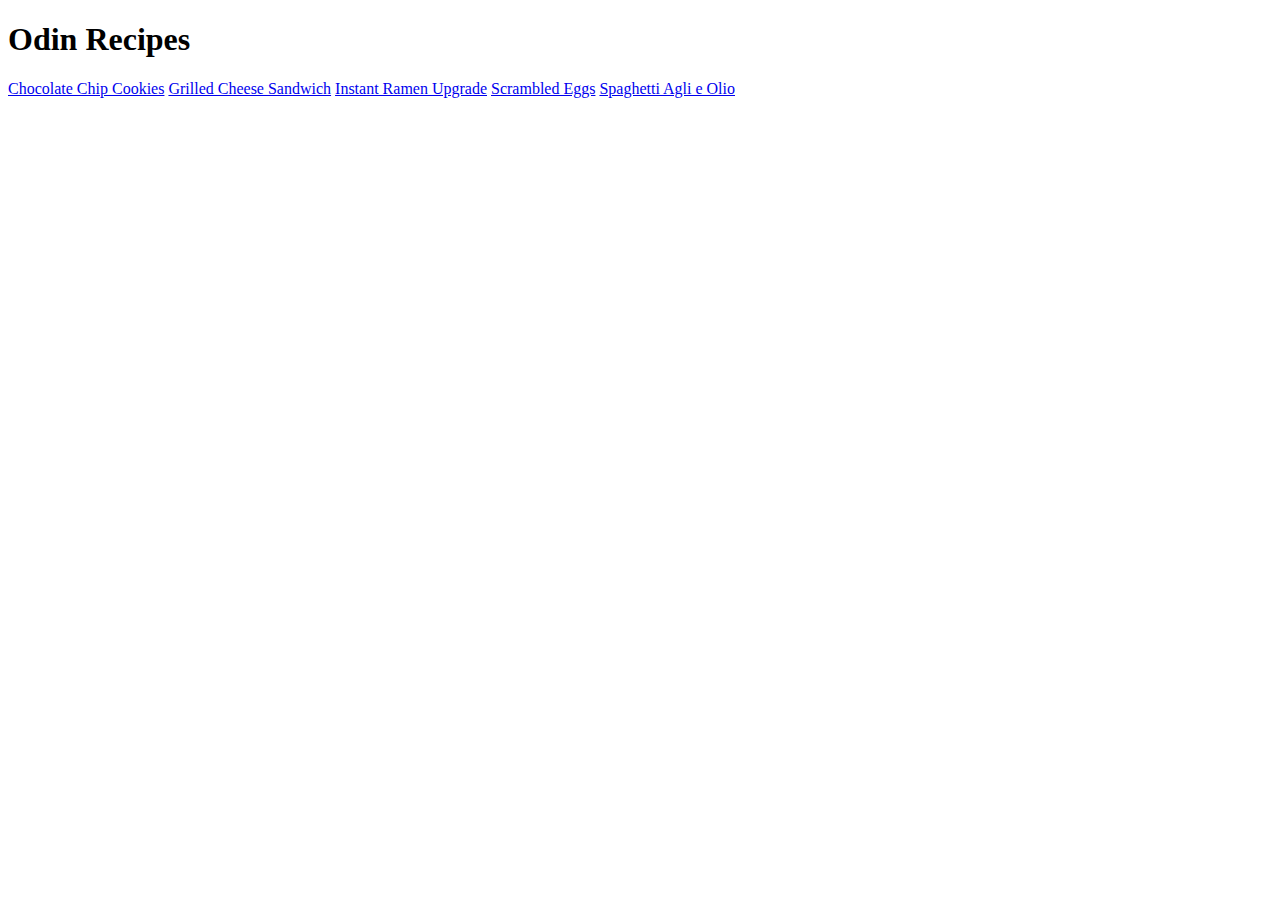
<file: index.html>
<!DOCTYPE html>
<html lang="en">
<head>
    <meta charset="UTF-8">
    <meta name="viewport" content="width=device-width, initial-scale=1.0">
    <title>Document</title>
</head>
<body>
    <h1>Odin Recipes</h1>
    <a href="recipes/chocolate-chip-cookies.html">Chocolate Chip Cookies</a>
    <a href="recipes/grilled-cheese-sandwich.html">Grilled Cheese Sandwich</a>
    <a href="recipes/instant-ramen-upgrade.html">Instant Ramen Upgrade</a>
    <a href="recipes/scrambled-eggs.html">Scrambled Eggs</a>
    <a href="recipes/spaghetti-aglio-e-olio.html">Spaghetti Agli e Olio</a>
</body>
</html>
</file>
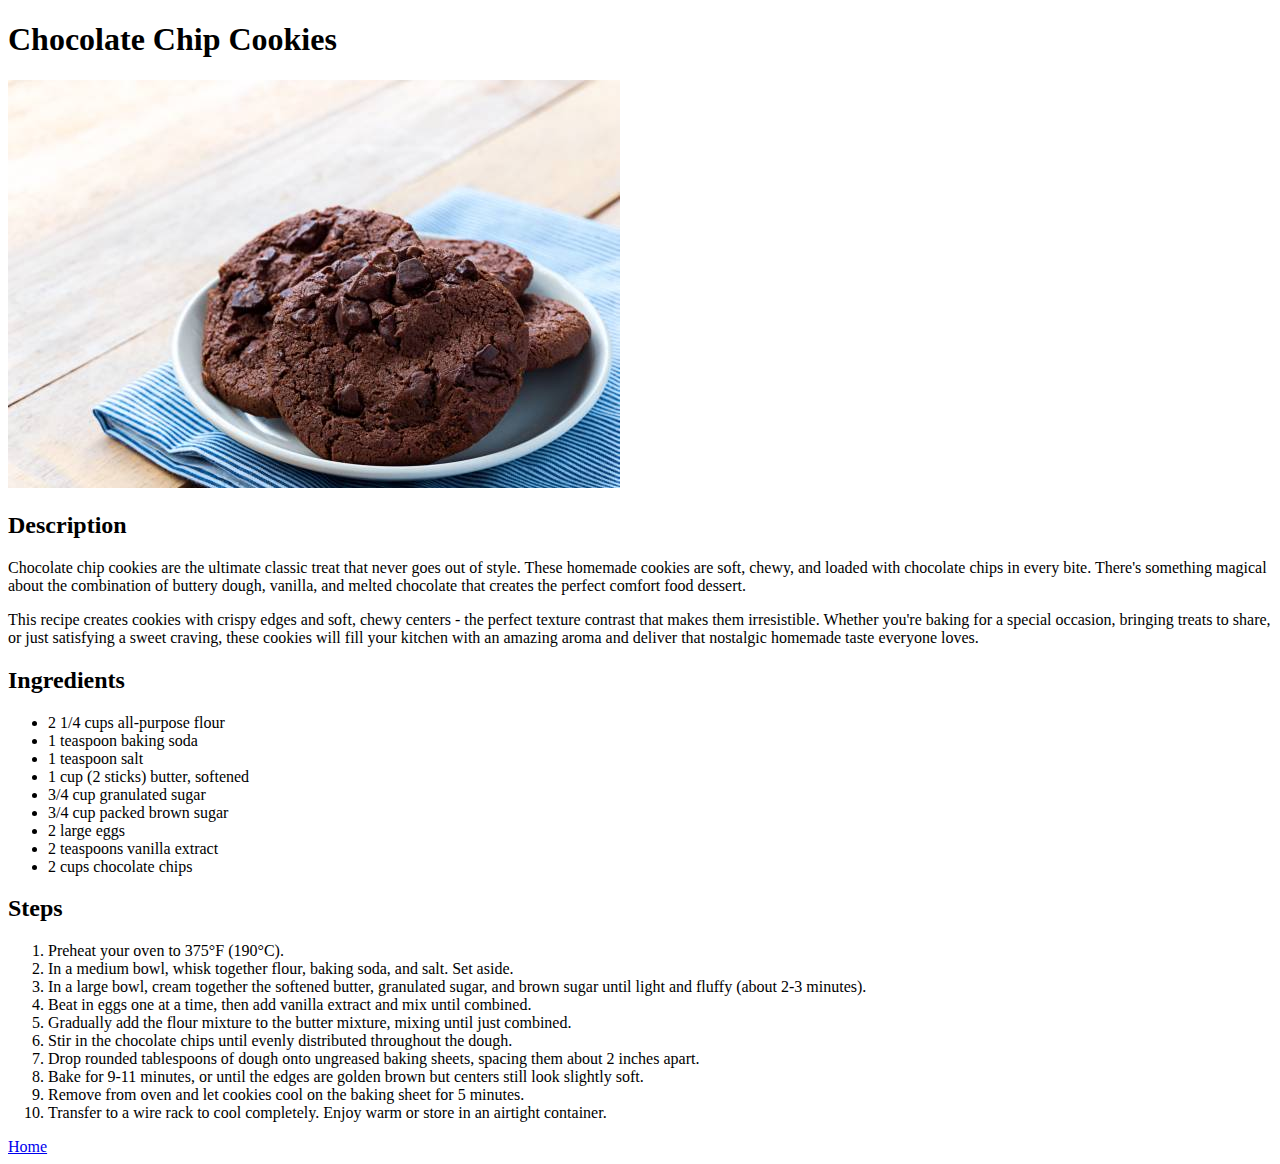
<file: recipes/chocolate-chip-cookies.html>
<!DOCTYPE html>
<html lang="en">
<head>
    <meta charset="UTF-8">
    <meta name="viewport" content="width=device-width, initial-scale=1.0">
    <title>Document</title>
</head>
<body>
    <h1>Chocolate Chip Cookies</h1>
    <img src="../images/chocolate-chip-cookies.jpg" alt="Chocolate Chip Cookies">
    
    <h2>Description</h2>
    <p>Chocolate chip cookies are the ultimate classic treat that never goes out of style. These homemade cookies are soft, chewy, and loaded with chocolate chips in every bite. There's something magical about the combination of buttery dough, vanilla, and melted chocolate that creates the perfect comfort food dessert.</p>
    <p>This recipe creates cookies with crispy edges and soft, chewy centers - the perfect texture contrast that makes them irresistible. Whether you're baking for a special occasion, bringing treats to share, or just satisfying a sweet craving, these cookies will fill your kitchen with an amazing aroma and deliver that nostalgic homemade taste everyone loves.</p>
    
    <h2>Ingredients</h2>
    <ul>
        <li>2 1/4 cups all-purpose flour</li>
        <li>1 teaspoon baking soda</li>
        <li>1 teaspoon salt</li>
        <li>1 cup (2 sticks) butter, softened</li>
        <li>3/4 cup granulated sugar</li>
        <li>3/4 cup packed brown sugar</li>
        <li>2 large eggs</li>
        <li>2 teaspoons vanilla extract</li>
        <li>2 cups chocolate chips</li>
    </ul>
    
    <h2>Steps</h2>
    <ol>
        <li>Preheat your oven to 375°F (190°C).</li>
        <li>In a medium bowl, whisk together flour, baking soda, and salt. Set aside.</li>
        <li>In a large bowl, cream together the softened butter, granulated sugar, and brown sugar until light and fluffy (about 2-3 minutes).</li>
        <li>Beat in eggs one at a time, then add vanilla extract and mix until combined.</li>
        <li>Gradually add the flour mixture to the butter mixture, mixing until just combined.</li>
        <li>Stir in the chocolate chips until evenly distributed throughout the dough.</li>
        <li>Drop rounded tablespoons of dough onto ungreased baking sheets, spacing them about 2 inches apart.</li>
        <li>Bake for 9-11 minutes, or until the edges are golden brown but centers still look slightly soft.</li>
        <li>Remove from oven and let cookies cool on the baking sheet for 5 minutes.</li>
        <li>Transfer to a wire rack to cool completely. Enjoy warm or store in an airtight container.</li>
    </ol>
    
    <a href="../index.html">Home</a>
</body>
</html>
</file>
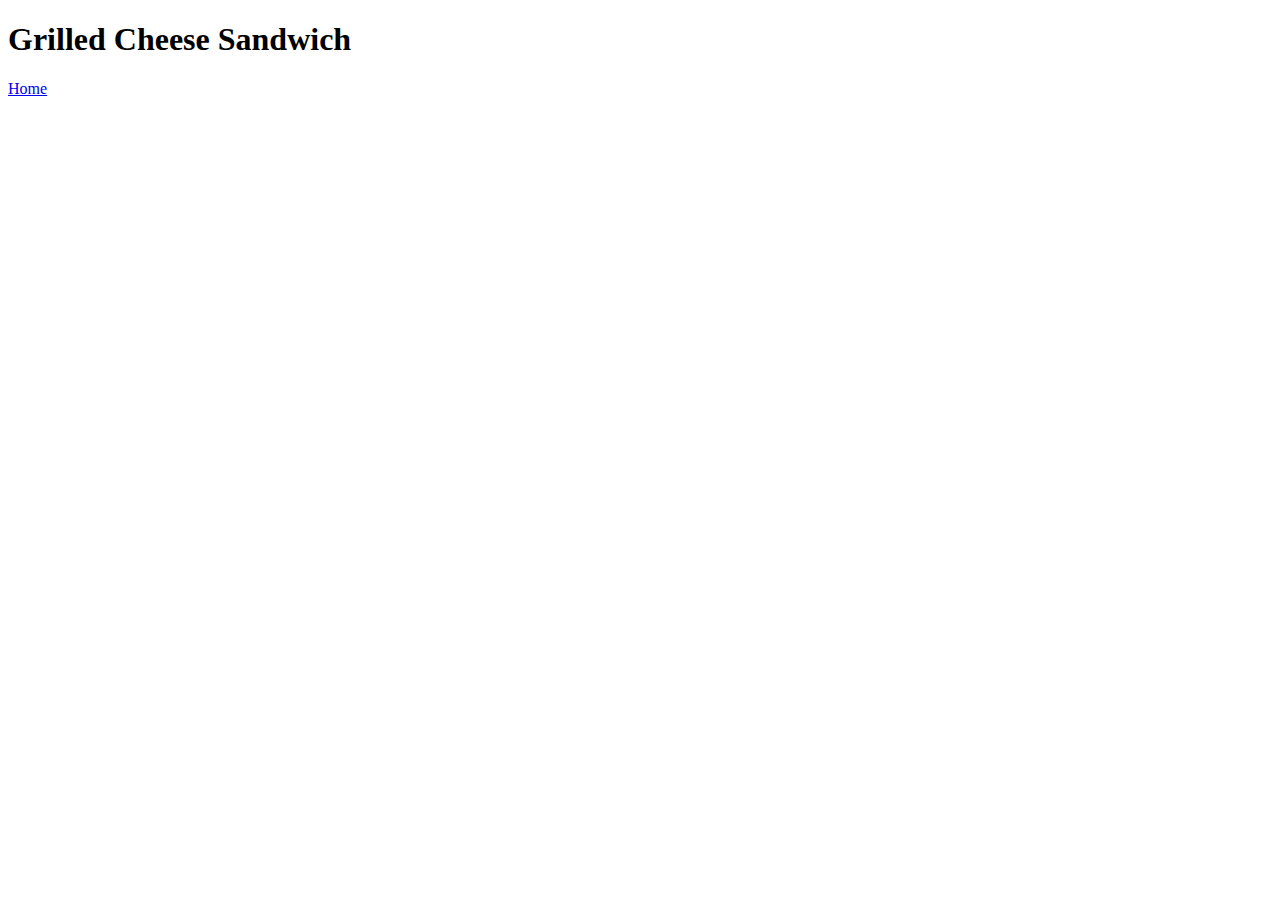
<file: recipes/grilled-cheese-sandwich.html>
<!DOCTYPE html>
<html lang="en">
<head>
    <meta charset="UTF-8">
    <meta name="viewport" content="width=device-width, initial-scale=1.0">
    <title>Document</title>
</head>
<body>
    <h1>Grilled Cheese Sandwich</h1>
    <a href="../index.html">Home</a>

</body>
</html>
</file>
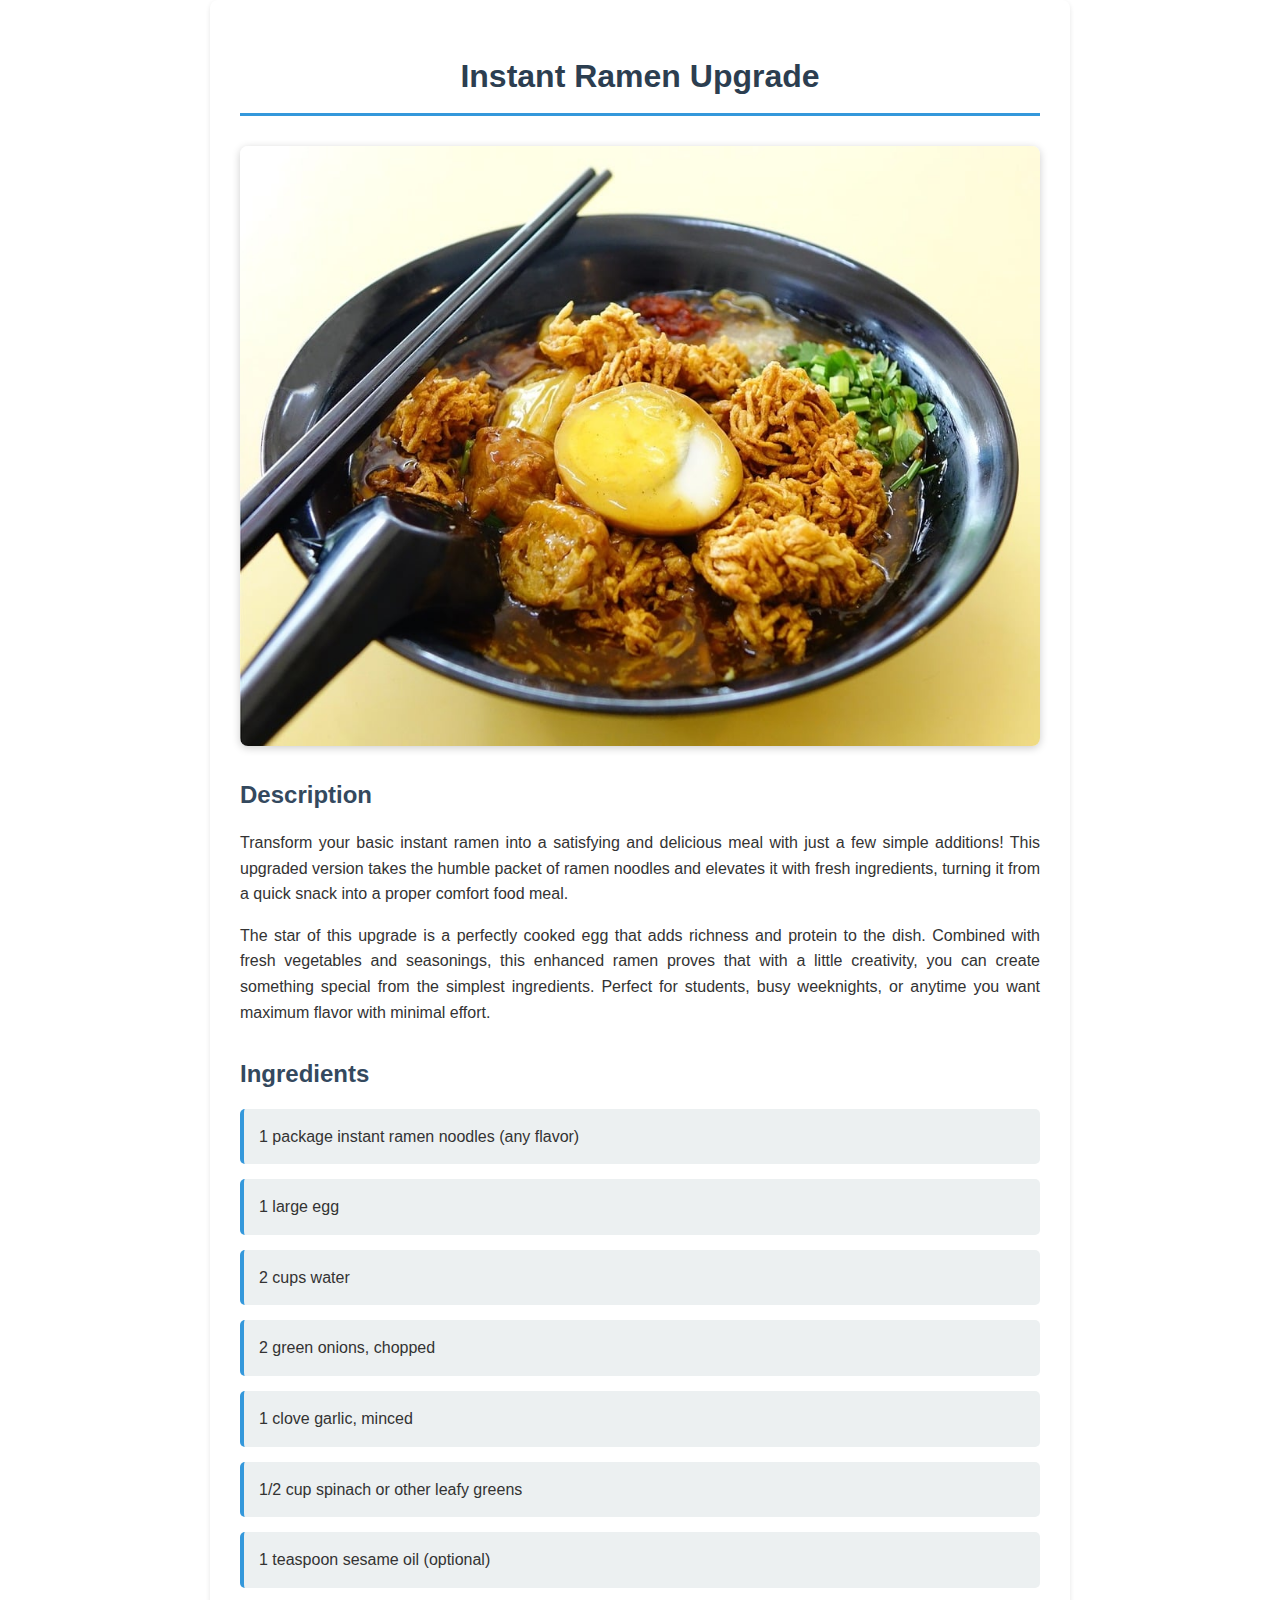
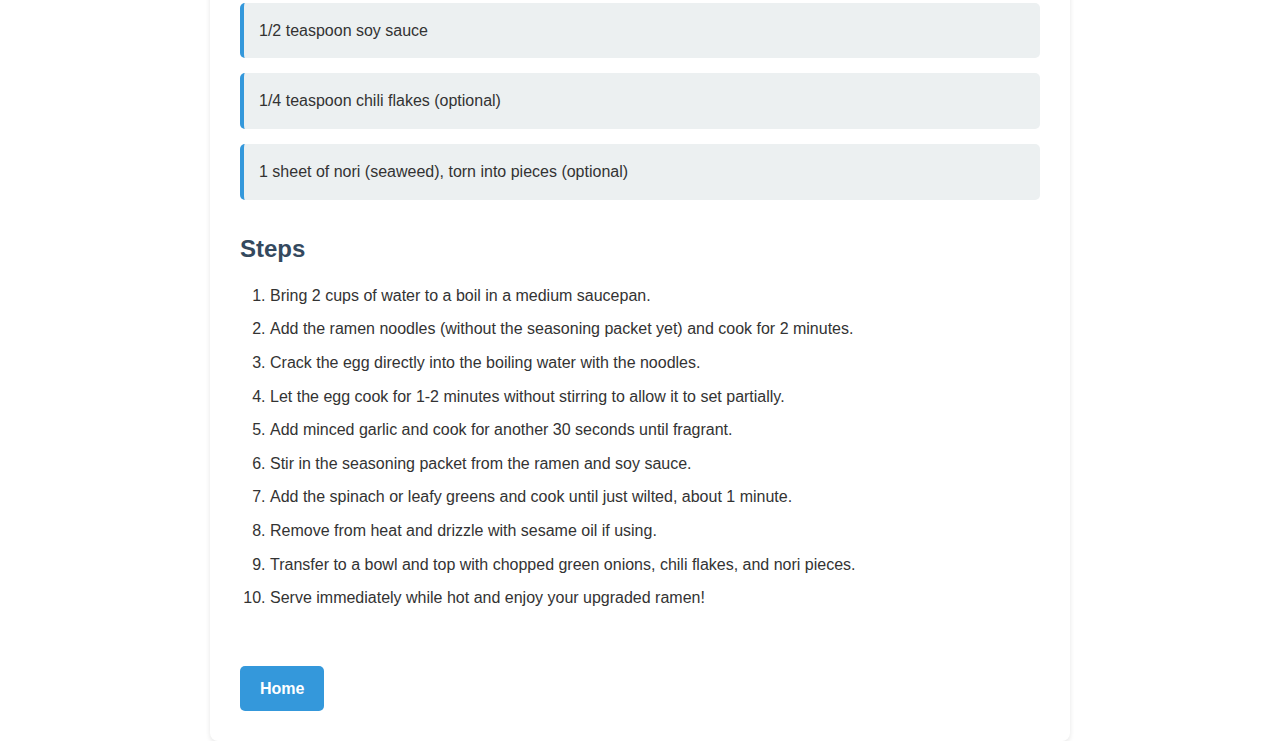
<file: recipes/instant-ramen-upgrade.html>
<!DOCTYPE html>
<html lang="en">
<head>
    <meta charset="UTF-8">
    <meta name="viewport" content="width=device-width, initial-scale=1.0">
    <title>Instant Ramen Upgrade - Odin Recipes</title>
    <link rel="stylesheet" href="../styles.css">
</head>
<body>
    <h1>Instant Ramen Upgrade</h1>
    <img src="../images/instant-ramen-upgrade.jpg" alt="Instant Ramen Upgrade">
    
    <h2>Description</h2>
    <p>Transform your basic instant ramen into a satisfying and delicious meal with just a few simple additions! This upgraded version takes the humble packet of ramen noodles and elevates it with fresh ingredients, turning it from a quick snack into a proper comfort food meal.</p>
    <p>The star of this upgrade is a perfectly cooked egg that adds richness and protein to the dish. Combined with fresh vegetables and seasonings, this enhanced ramen proves that with a little creativity, you can create something special from the simplest ingredients. Perfect for students, busy weeknights, or anytime you want maximum flavor with minimal effort.</p>
    
    <h2>Ingredients</h2>
    <ul>
        <li>1 package instant ramen noodles (any flavor)</li>
        <li>1 large egg</li>
        <li>2 cups water</li>
        <li>2 green onions, chopped</li>
        <li>1 clove garlic, minced</li>
        <li>1/2 cup spinach or other leafy greens</li>
        <li>1 teaspoon sesame oil (optional)</li>
        <li>1/2 teaspoon soy sauce</li>
        <li>1/4 teaspoon chili flakes (optional)</li>
        <li>1 sheet of nori (seaweed), torn into pieces (optional)</li>
    </ul>
    
    <h2>Steps</h2>
    <ol>
        <li>Bring 2 cups of water to a boil in a medium saucepan.</li>
        <li>Add the ramen noodles (without the seasoning packet yet) and cook for 2 minutes.</li>
        <li>Crack the egg directly into the boiling water with the noodles.</li>
        <li>Let the egg cook for 1-2 minutes without stirring to allow it to set partially.</li>
        <li>Add minced garlic and cook for another 30 seconds until fragrant.</li>
        <li>Stir in the seasoning packet from the ramen and soy sauce.</li>
        <li>Add the spinach or leafy greens and cook until just wilted, about 1 minute.</li>
        <li>Remove from heat and drizzle with sesame oil if using.</li>
        <li>Transfer to a bowl and top with chopped green onions, chili flakes, and nori pieces.</li>
        <li>Serve immediately while hot and enjoy your upgraded ramen!</li>
    </ol>
    
    <a href="../index.html">Home</a>

</body>
</html>
</file>
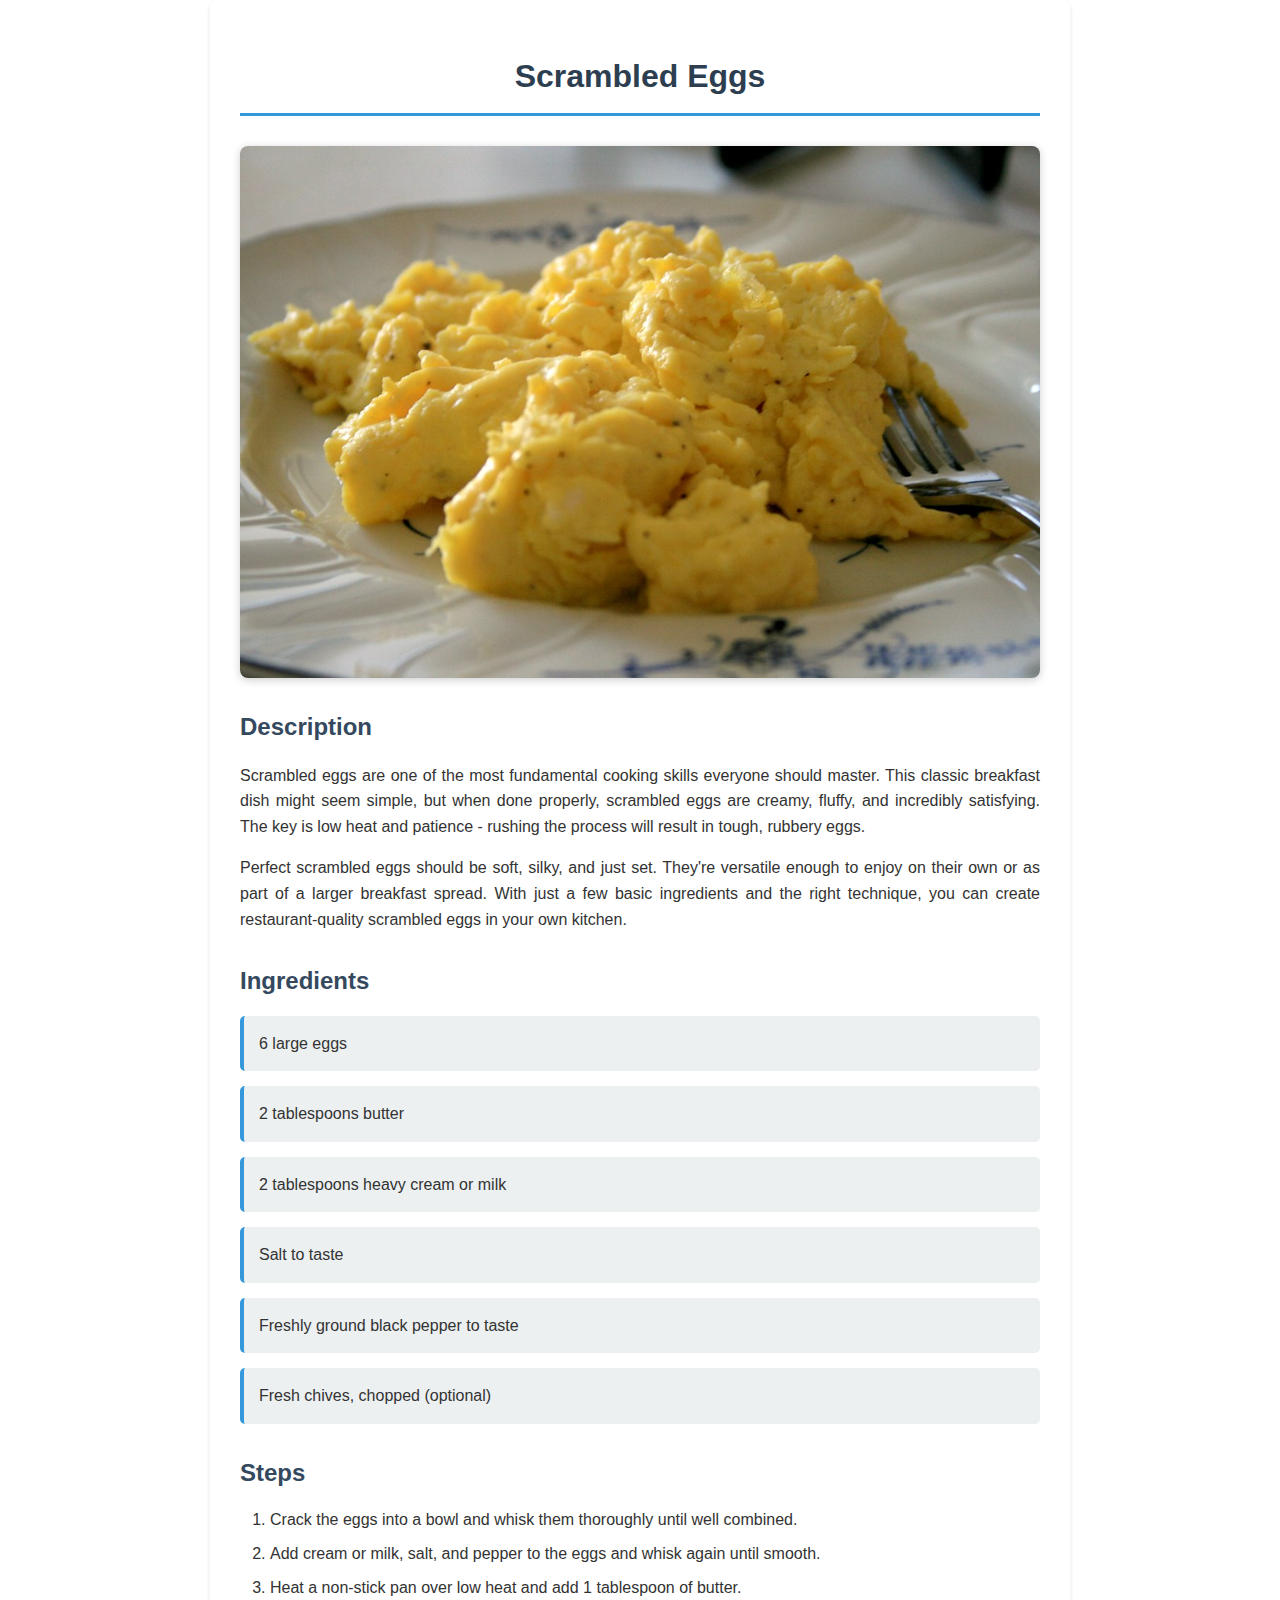
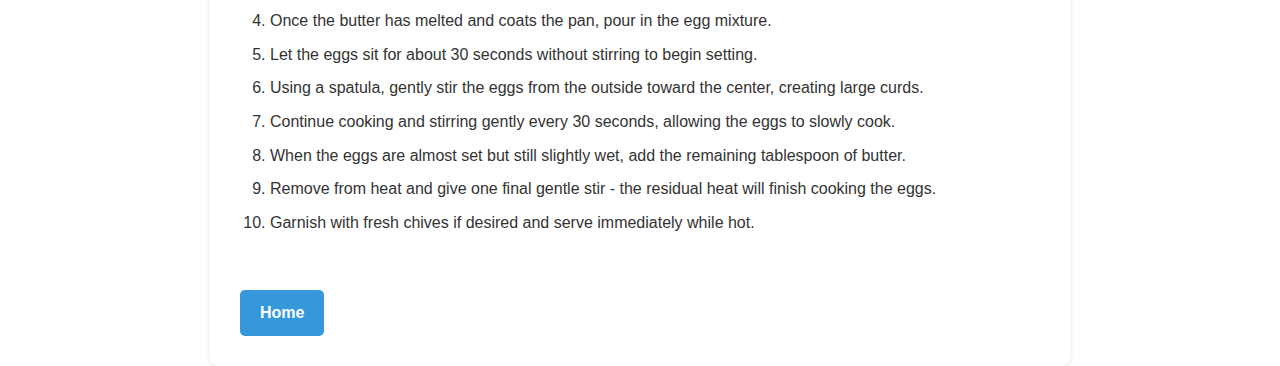
<file: recipes/scrambled-eggs.html>
<!DOCTYPE html>
<html lang="en">
<head>
    <meta charset="UTF-8">
    <meta name="viewport" content="width=device-width, initial-scale=1.0">
    <title>Scrambled Eggs - Odin Recipes</title>
    <link rel="stylesheet" href="../styles.css">
</head>
<body>
    <h1>Scrambled Eggs</h1>
    <img src="../images/scrambled-eggs.jpg" alt="Scrambled Eggs">
    
    <h2>Description</h2>
    <p>Scrambled eggs are one of the most fundamental cooking skills everyone should master. This classic breakfast dish might seem simple, but when done properly, scrambled eggs are creamy, fluffy, and incredibly satisfying. The key is low heat and patience - rushing the process will result in tough, rubbery eggs.</p>
    <p>Perfect scrambled eggs should be soft, silky, and just set. They're versatile enough to enjoy on their own or as part of a larger breakfast spread. With just a few basic ingredients and the right technique, you can create restaurant-quality scrambled eggs in your own kitchen.</p>
    
    <h2>Ingredients</h2>
    <ul>
        <li>6 large eggs</li>
        <li>2 tablespoons butter</li>
        <li>2 tablespoons heavy cream or milk</li>
        <li>Salt to taste</li>
        <li>Freshly ground black pepper to taste</li>
        <li>Fresh chives, chopped (optional)</li>
    </ul>
    
    <h2>Steps</h2>
    <ol>
        <li>Crack the eggs into a bowl and whisk them thoroughly until well combined.</li>
        <li>Add cream or milk, salt, and pepper to the eggs and whisk again until smooth.</li>
        <li>Heat a non-stick pan over low heat and add 1 tablespoon of butter.</li>
        <li>Once the butter has melted and coats the pan, pour in the egg mixture.</li>
        <li>Let the eggs sit for about 30 seconds without stirring to begin setting.</li>
        <li>Using a spatula, gently stir the eggs from the outside toward the center, creating large curds.</li>
        <li>Continue cooking and stirring gently every 30 seconds, allowing the eggs to slowly cook.</li>
        <li>When the eggs are almost set but still slightly wet, add the remaining tablespoon of butter.</li>
        <li>Remove from heat and give one final gentle stir - the residual heat will finish cooking the eggs.</li>
        <li>Garnish with fresh chives if desired and serve immediately while hot.</li>
    </ol>
    
    <a href="../index.html">Home</a>        
</body>
</html>
</file>
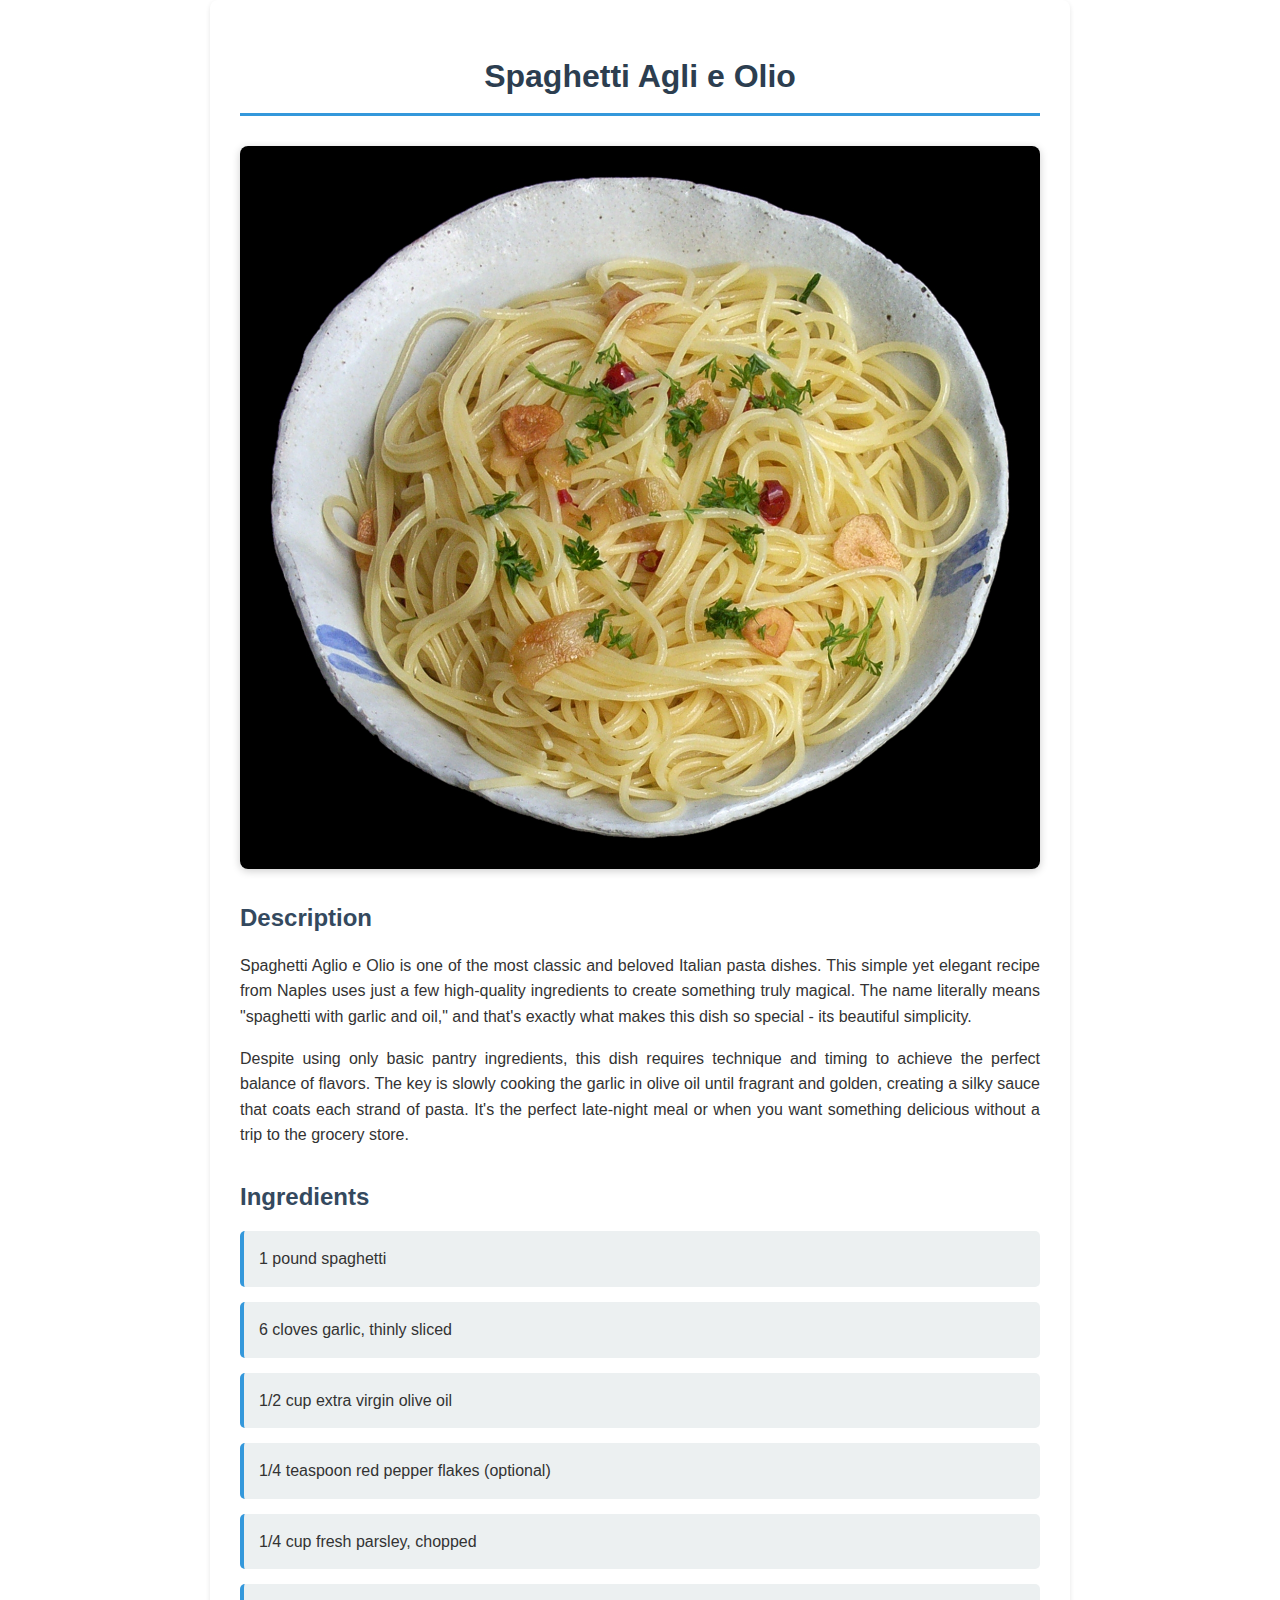
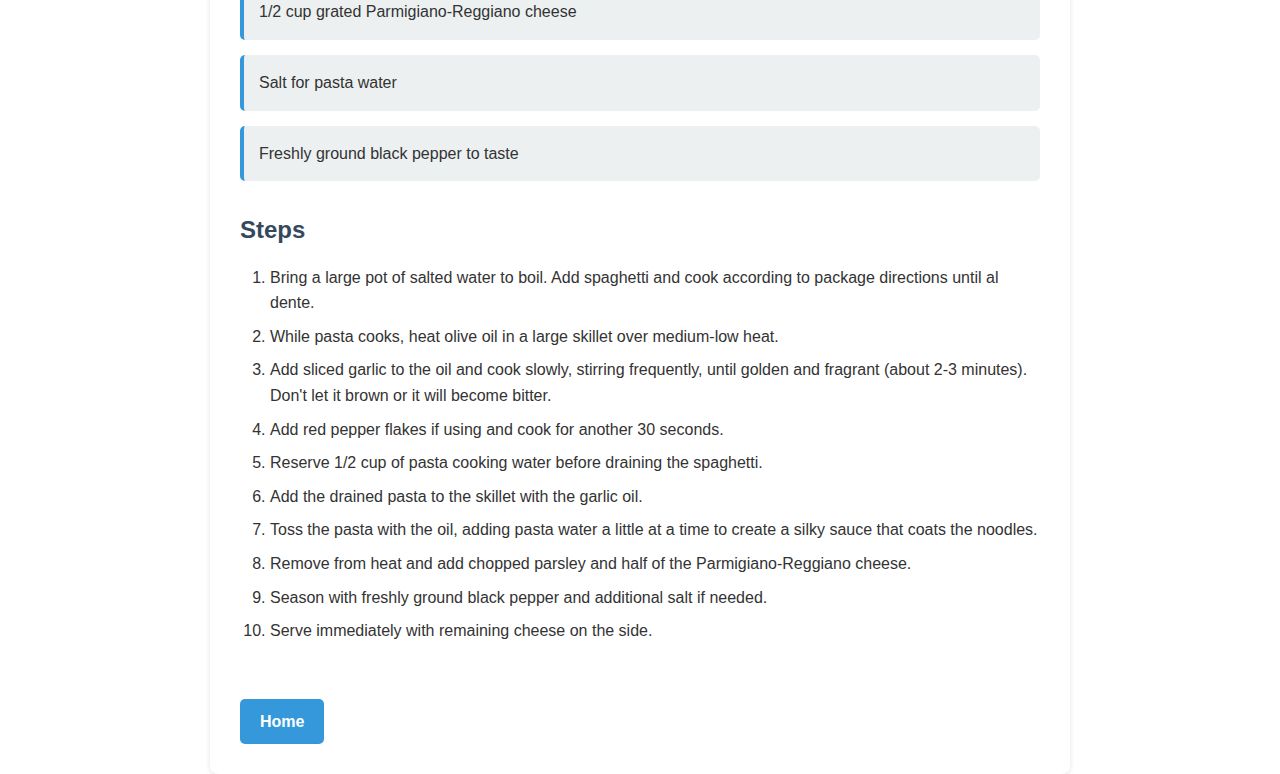
<file: recipes/spaghetti-aglio-e-olio.html>
<!DOCTYPE html>
<html lang="en">
<head>
    <meta charset="UTF-8">
    <meta name="viewport" content="width=device-width, initial-scale=1.0">
    <title>Spaghetti Aglio e Olio - Odin Recipes</title>
    <link rel="stylesheet" href="../styles.css">
</head>
<body>
    <h1>Spaghetti Agli e Olio</h1>
    <img src="../images/spaghetti-aglio-e-olio.jpg" alt="Spaghetti Agli e Olio">
    
    <h2>Description</h2>
    <p>Spaghetti Aglio e Olio is one of the most classic and beloved Italian pasta dishes. This simple yet elegant recipe from Naples uses just a few high-quality ingredients to create something truly magical. The name literally means "spaghetti with garlic and oil," and that's exactly what makes this dish so special - its beautiful simplicity.</p>
    <p>Despite using only basic pantry ingredients, this dish requires technique and timing to achieve the perfect balance of flavors. The key is slowly cooking the garlic in olive oil until fragrant and golden, creating a silky sauce that coats each strand of pasta. It's the perfect late-night meal or when you want something delicious without a trip to the grocery store.</p>
    
    <h2>Ingredients</h2>
    <ul>
        <li>1 pound spaghetti</li>
        <li>6 cloves garlic, thinly sliced</li>
        <li>1/2 cup extra virgin olive oil</li>
        <li>1/4 teaspoon red pepper flakes (optional)</li>
        <li>1/4 cup fresh parsley, chopped</li>
        <li>1/2 cup grated Parmigiano-Reggiano cheese</li>
        <li>Salt for pasta water</li>
        <li>Freshly ground black pepper to taste</li>
    </ul>
    
    <h2>Steps</h2>
    <ol>
        <li>Bring a large pot of salted water to boil. Add spaghetti and cook according to package directions until al dente.</li>
        <li>While pasta cooks, heat olive oil in a large skillet over medium-low heat.</li>
        <li>Add sliced garlic to the oil and cook slowly, stirring frequently, until golden and fragrant (about 2-3 minutes). Don't let it brown or it will become bitter.</li>
        <li>Add red pepper flakes if using and cook for another 30 seconds.</li>
        <li>Reserve 1/2 cup of pasta cooking water before draining the spaghetti.</li>
        <li>Add the drained pasta to the skillet with the garlic oil.</li>
        <li>Toss the pasta with the oil, adding pasta water a little at a time to create a silky sauce that coats the noodles.</li>
        <li>Remove from heat and add chopped parsley and half of the Parmigiano-Reggiano cheese.</li>
        <li>Season with freshly ground black pepper and additional salt if needed.</li>
        <li>Serve immediately with remaining cheese on the side.</li>
    </ol>
    
    <a href="../index.html">Home</a>
</body>
</html>
</file>
<file: styles.css>
/* Basic reset and font setup */
body {
    font-family: Arial, sans-serif;
    line-height: 1.6;
    margin: 0;
    padding: 20px;
    background-color: #f4f4f4;
    color: #333;
}

/* Container for content */
body {
    max-width: 800px;
    margin: 0 auto;
    background-color: white;
    padding: 30px;
    border-radius: 8px;
    box-shadow: 0 2px 5px rgba(0,0,0,0.1);
}

/* Headings */
h1 {
    color: #2c3e50;
    text-align: center;
    border-bottom: 3px solid #3498db;
    padding-bottom: 10px;
    margin-bottom: 30px;
}

h2 {
    color: #34495e;
    margin-top: 30px;
    margin-bottom: 15px;
}

/* Images */
img {
    max-width: 100%;
    height: auto;
    display: block;
    margin: 20px auto;
    border-radius: 8px;
    box-shadow: 0 2px 8px rgba(0,0,0,0.2);
}

/* Lists */
ul, ol {
    margin: 15px 0;
    padding-left: 30px;
}

li {
    margin-bottom: 8px;
}

/* Links */
a {
    color: #3498db;
    text-decoration: none;
    font-weight: bold;
}

a:hover {
    color: #2980b9;
    text-decoration: underline;
}

/* Home link styling */
body > a:last-child {
    display: inline-block;
    margin-top: 40px;
    padding: 10px 20px;
    background-color: #3498db;
    color: white;
    border-radius: 5px;
    text-decoration: none;
}

body > a:last-child:hover {
    background-color: #2980b9;
    text-decoration: none;
}

/* Index page specific styling */
body > ul {
    list-style-type: none;
    padding: 0;
}

body > ul > li {
    margin-bottom: 15px;
    padding: 15px;
    background-color: #ecf0f1;
    border-radius: 5px;
    border-left: 4px solid #3498db;
}

body > ul > li:hover {
    background-color: #d5dbdb;
}

/* Paragraphs */
p {
    margin-bottom: 15px;
    text-align: justify;
}
</file>
